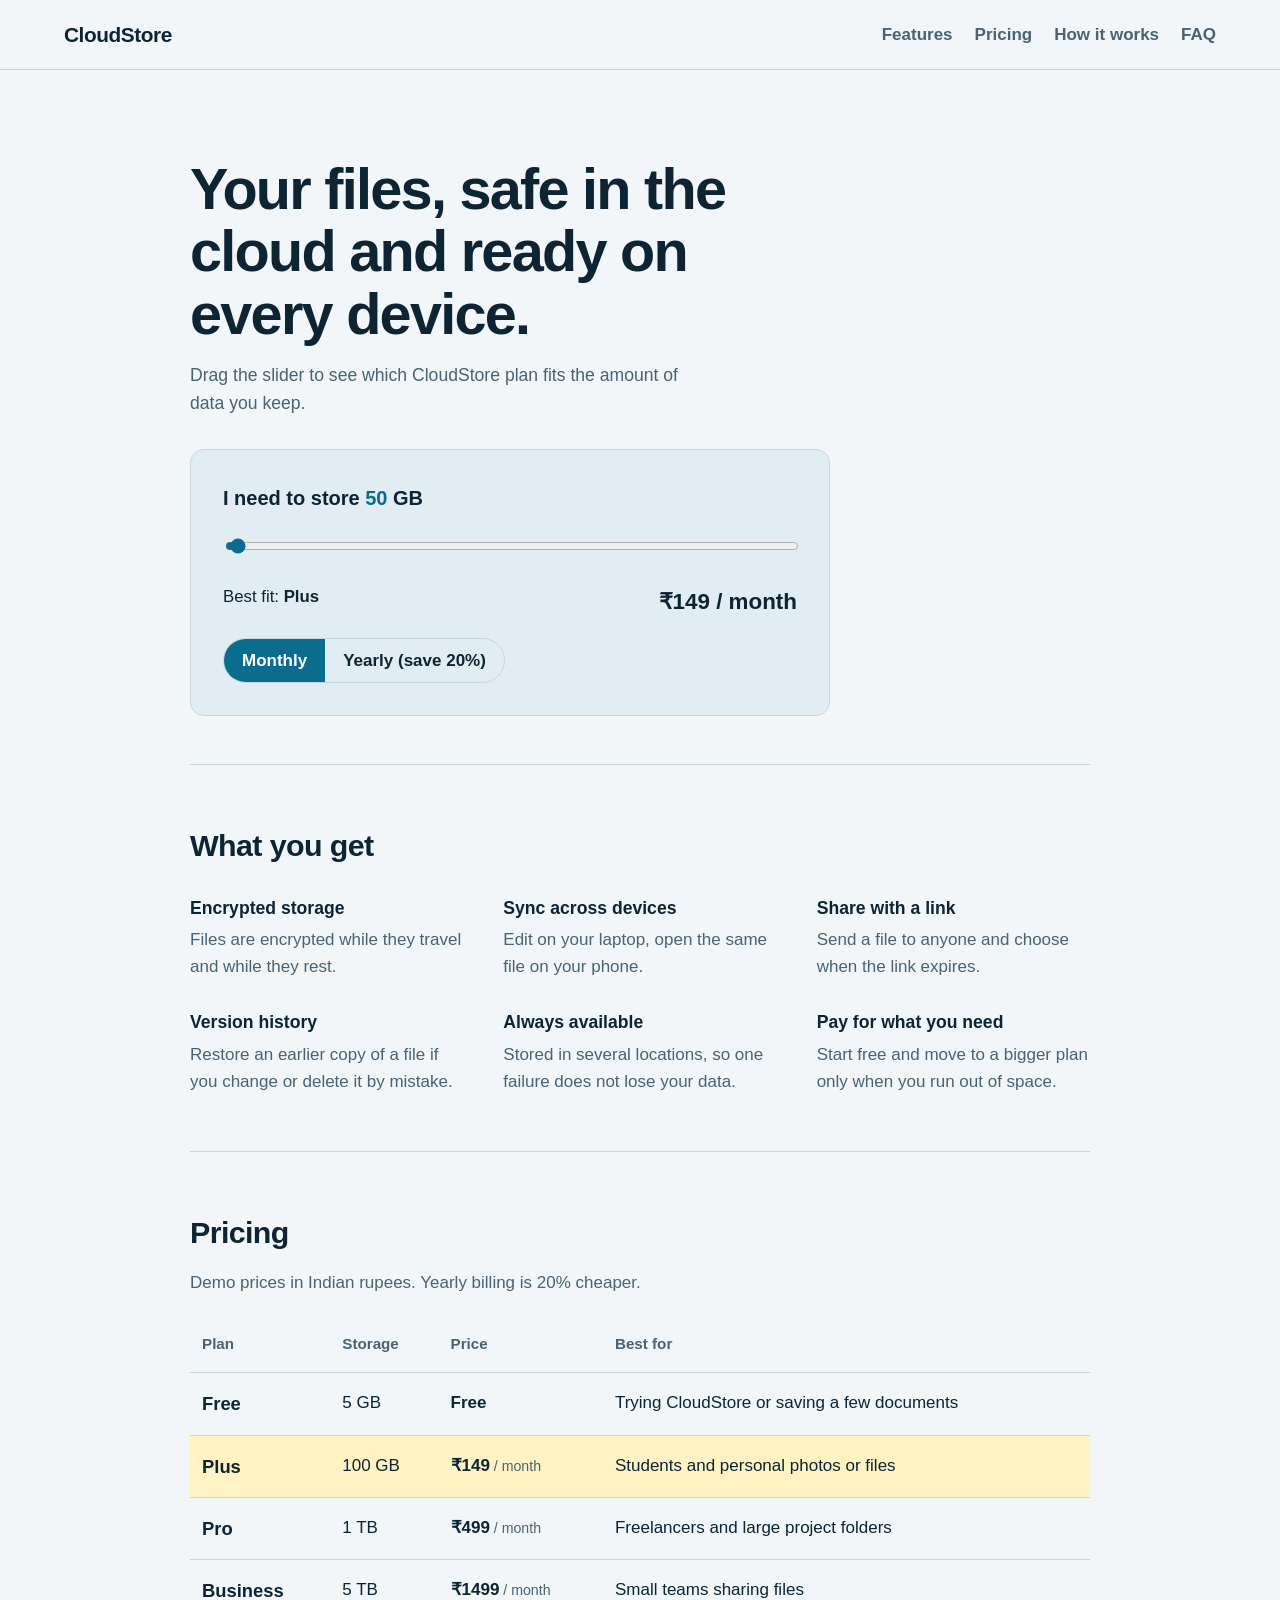
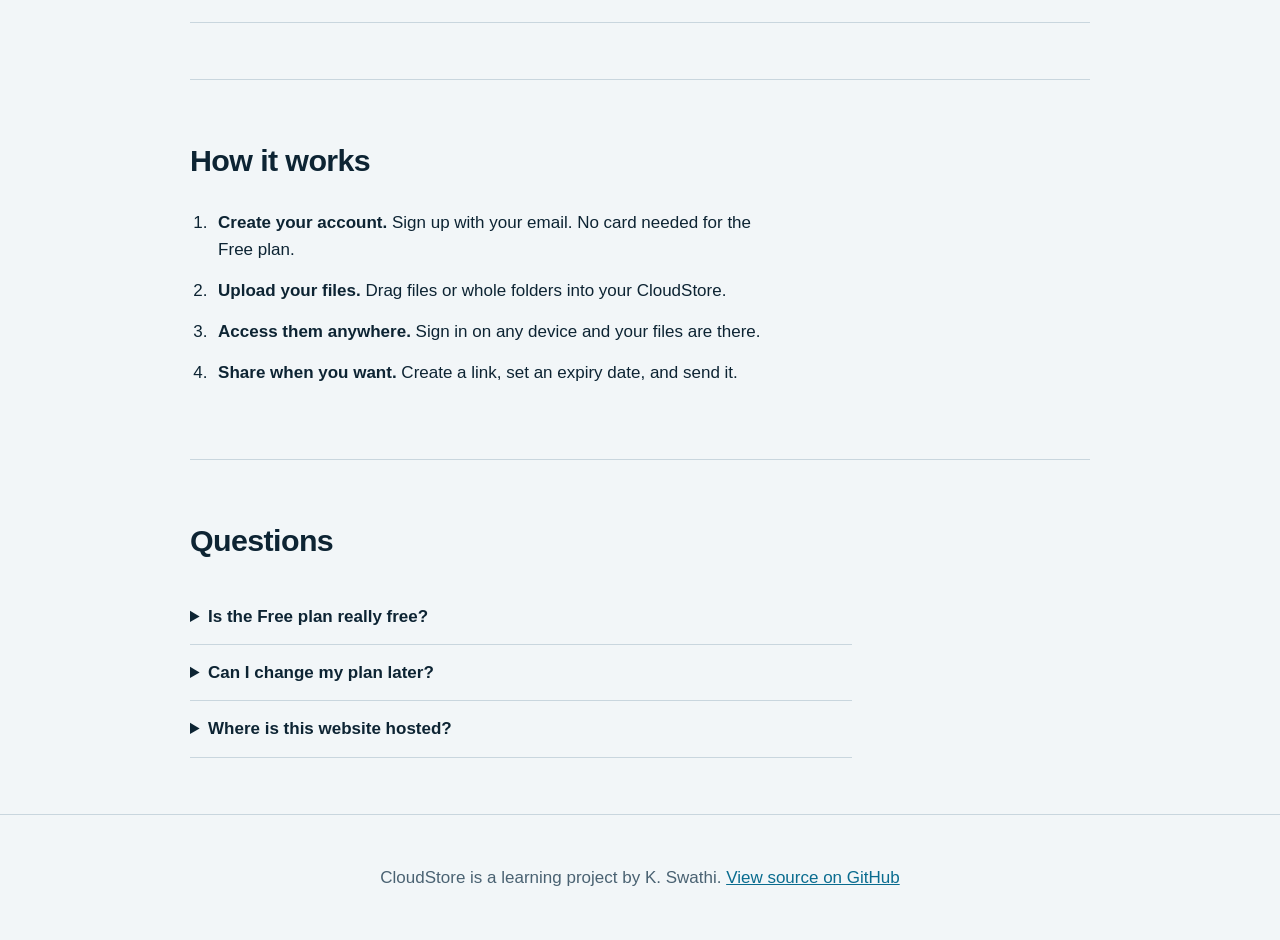
<file: index.html>
<!DOCTYPE html>
<html lang="en">
<head>
  <meta charset="UTF-8">
  <meta name="viewport" content="width=device-width, initial-scale=1">
  <title>CloudStore – Simple Cloud Storage</title>
  <meta name="description" content="CloudStore is a cloud storage service concept: store, sync and share files securely. Responsive static website with storage-plan calculator.">
  <link rel="stylesheet" href="style.css">
</head>
<body>
  <a class="skip" href="#main">Skip to content</a>
  <header class="top">
    <a class="brand" href="#top" id="top">CloudStore</a>
    <nav aria-label="Main">
      <a href="#features">Features</a>
      <a href="#pricing">Pricing</a>
      <a href="#how">How it works</a>
      <a href="#faq">FAQ</a>
    </nav>
  </header>

  <main id="main">
    <section class="hero">
      <h1>Your files, safe in the cloud and ready on every device.</h1>
      <p class="lead">Drag the slider to see which CloudStore plan fits the amount of data you keep.</p>

      <div class="calc" role="group" aria-labelledby="calc-title">
        <label id="calc-title" for="gb">I need to store <output id="gb-out">50</output> GB</label>
        <input type="range" id="gb" min="1" max="5000" value="50" step="1">
        <div class="calc-result" aria-live="polite">
          <span>Best fit: <strong id="rec-plan">Plus</strong></span>
          <span id="rec-price" class="price-big">₹149 / month</span>
        </div>
        <div class="bill-toggle">
          <button type="button" id="monthly" aria-pressed="true">Monthly</button>
          <button type="button" id="yearly" aria-pressed="false">Yearly (save 20%)</button>
        </div>
      </div>
    </section>

    <section id="features" class="block">
      <h2>What you get</h2>
      <dl class="features">
        <div><dt>Encrypted storage</dt><dd>Files are encrypted while they travel and while they rest.</dd></div>
        <div><dt>Sync across devices</dt><dd>Edit on your laptop, open the same file on your phone.</dd></div>
        <div><dt>Share with a link</dt><dd>Send a file to anyone and choose when the link expires.</dd></div>
        <div><dt>Version history</dt><dd>Restore an earlier copy of a file if you change or delete it by mistake.</dd></div>
        <div><dt>Always available</dt><dd>Stored in several locations, so one failure does not lose your data.</dd></div>
        <div><dt>Pay for what you need</dt><dd>Start free and move to a bigger plan only when you run out of space.</dd></div>
      </dl>
    </section>

    <section id="pricing" class="block">
      <h2>Pricing</h2>
      <p class="note">Demo prices in Indian rupees. Yearly billing is 20% cheaper.</p>
      <table class="plans">
        <caption class="sr">CloudStore plans</caption>
        <thead>
          <tr><th scope="col">Plan</th><th scope="col">Storage</th><th scope="col">Price</th><th scope="col">Best for</th></tr>
        </thead>
        <tbody id="plan-rows"></tbody>
      </table>
    </section>

    <section id="how" class="block">
      <h2>How it works</h2>
      <ol class="steps">
        <li><strong>Create your account.</strong> Sign up with your email. No card needed for the Free plan.</li>
        <li><strong>Upload your files.</strong> Drag files or whole folders into your CloudStore.</li>
        <li><strong>Access them anywhere.</strong> Sign in on any device and your files are there.</li>
        <li><strong>Share when you want.</strong> Create a link, set an expiry date, and send it.</li>
      </ol>
    </section>

    <section id="faq" class="block">
      <h2>Questions</h2>
      <details><summary>Is the Free plan really free?</summary><p>Yes. You get 5 GB with no payment details and no time limit.</p></details>
      <details><summary>Can I change my plan later?</summary><p>Yes. Move up or down at any time. Your files stay where they are.</p></details>
      <details><summary>Where is this website hosted?</summary><p>It is a static website. Its files are stored on GitHub Pages and served over the web.</p></details>
    </section>
  </main>

  <footer>
    <p>CloudStore is a learning project by K. Swathi. <a href="https://github.com/swathikumaravel48-tech/cloudstore">View source on GitHub</a></p>
  </footer>
  <script src="script.js"></script>
</body>
</html>
</file>
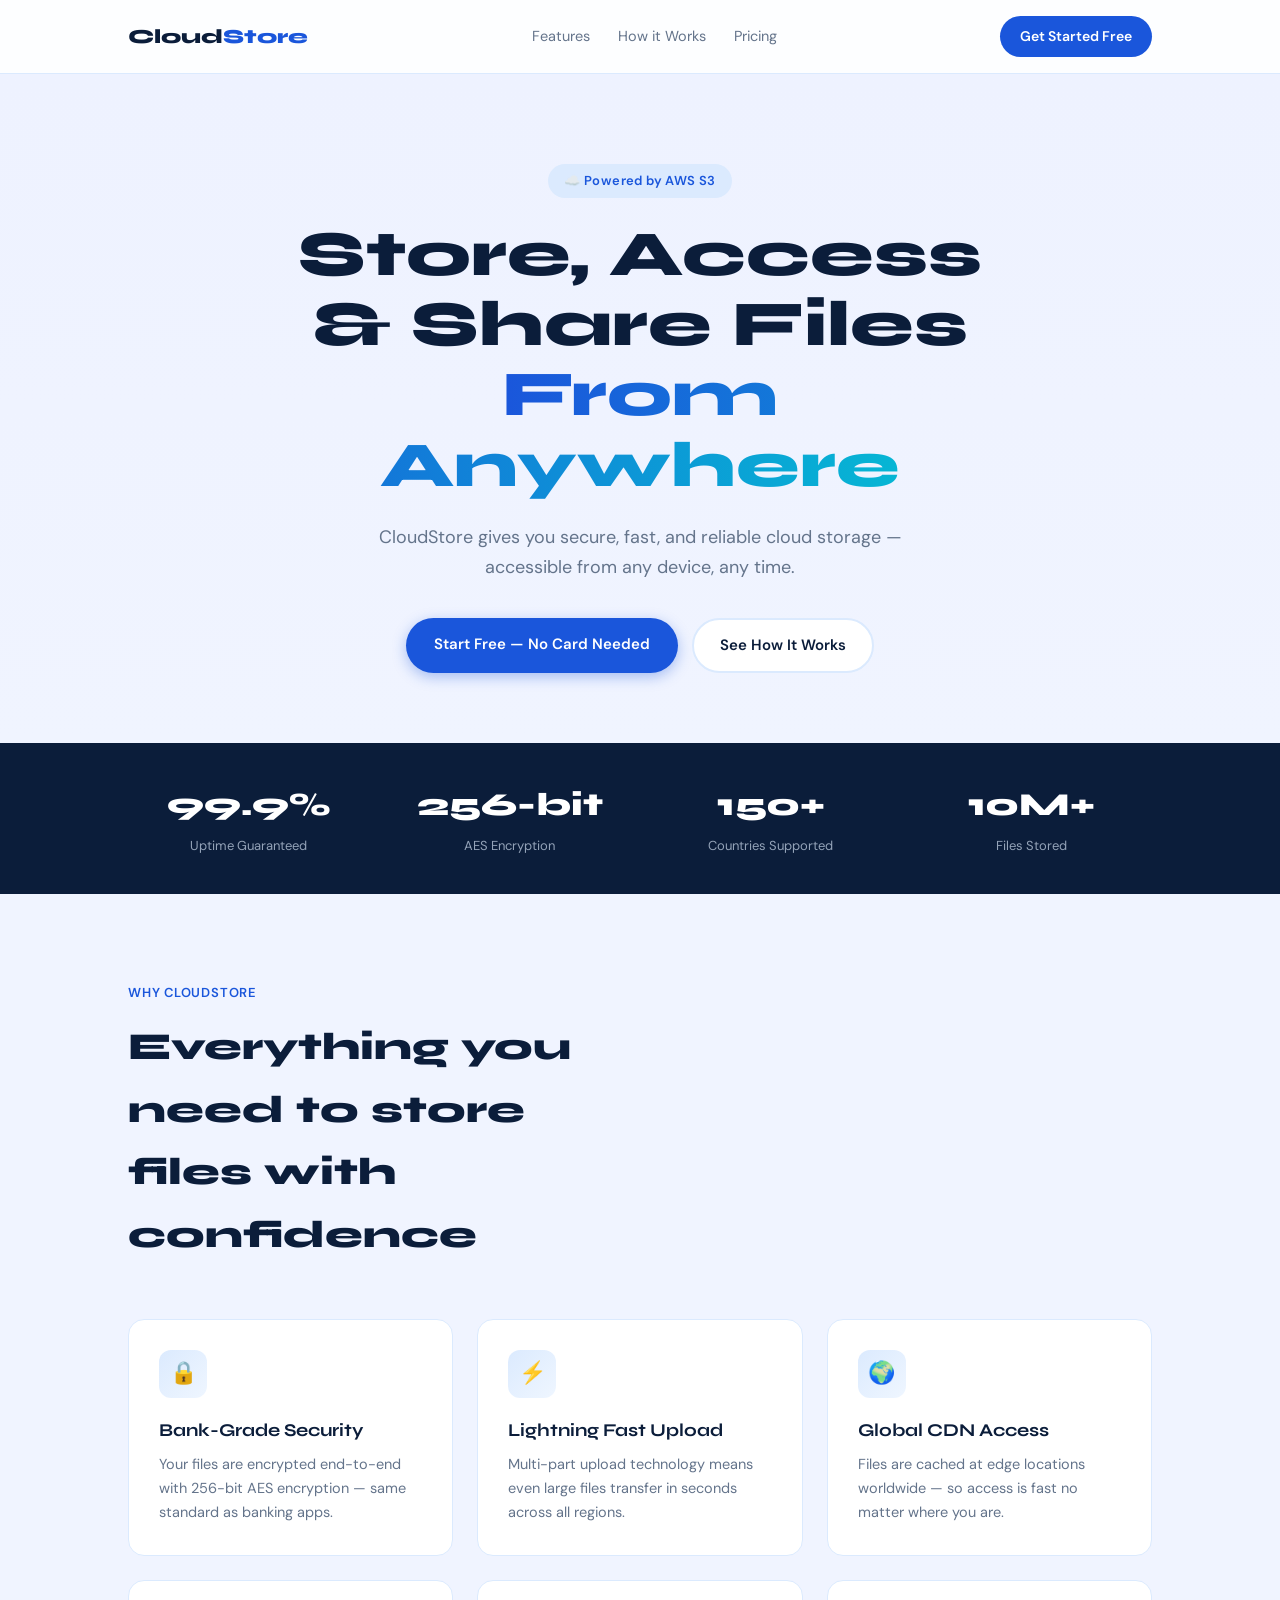
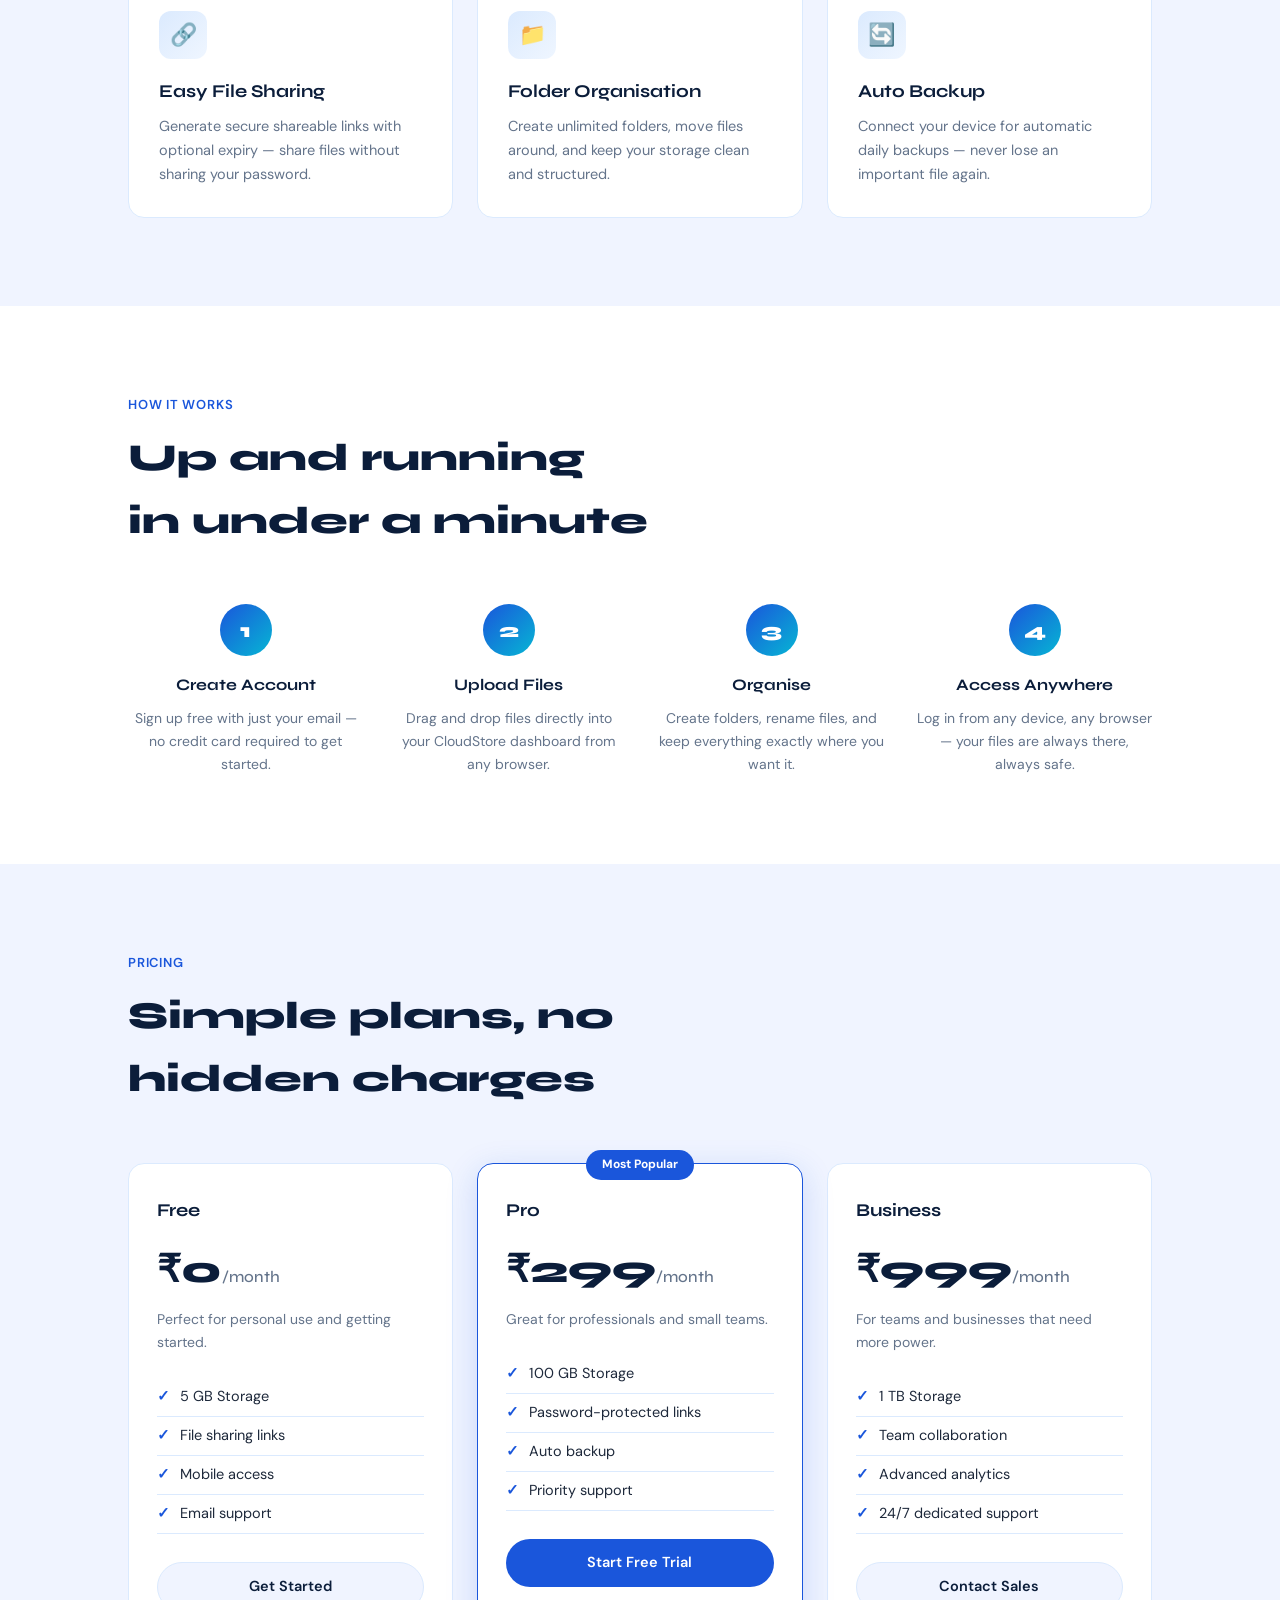
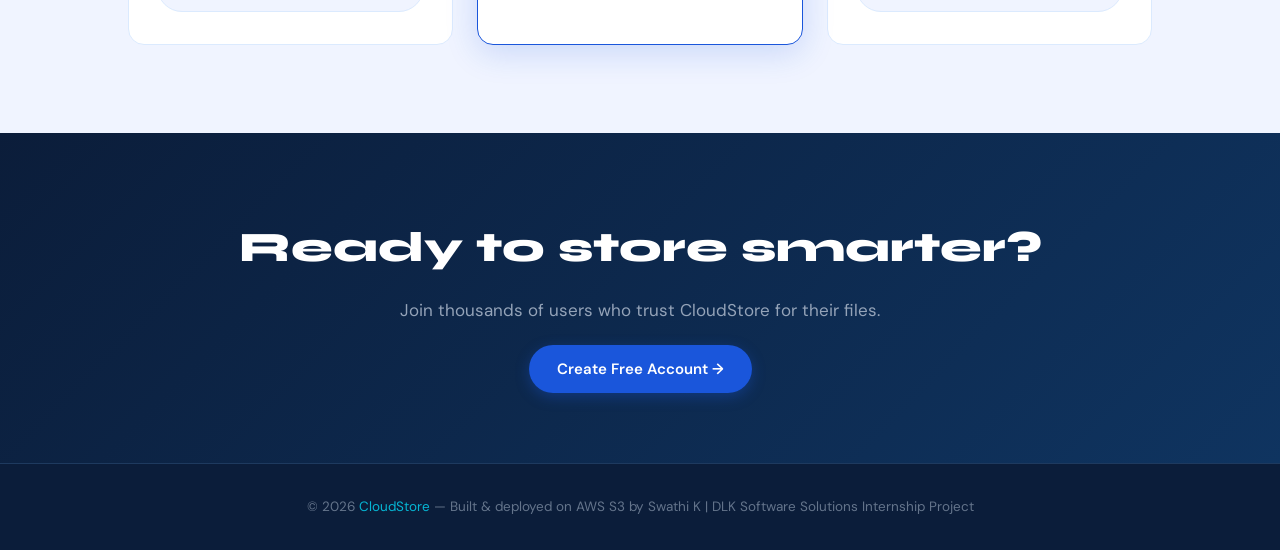
<file: Index.html>
<!DOCTYPE html>
<html lang="en">
<head>
<meta charset="UTF-8">
<meta name="viewport" content="width=device-width, initial-scale=1.0">
<title>CloudStore — Secure Cloud Storage</title>
<link rel="preconnect" href="https://fonts.googleapis.com">
<link href="https://fonts.googleapis.com/css2?family=Syne:wght@400;600;700;800&family=DM+Sans:wght@400;500;600&display=swap" rel="stylesheet">
<style>
  :root{
    --bg: #F0F4FF;
    --navy: #0B1D3A;
    --blue: #1A56DB;
    --sky: #3B82F6;
    --accent: #06B6D4;
    --white: #FFFFFF;
    --text: #1E293B;
    --muted: #64748B;
    --card: #FFFFFF;
    --border: #DBEAFE;
    --radius: 16px;
  }
  *{ box-sizing:border-box; margin:0; padding:0; }
  html{ scroll-behavior:smooth; }
  body{
    background: var(--bg);
    color: var(--text);
    font-family: 'DM Sans', sans-serif;
    line-height: 1.65;
  }
  h1,h2,h3,h4{ font-family:'Syne',sans-serif; }
  a{ text-decoration:none; color:inherit; }
  ::selection{ background:var(--accent); color:var(--white); }

  .wrap{ max-width:1080px; margin:0 auto; padding:0 28px; }

  /* ---- NAV ---- */
  nav{
    background:rgba(255,255,255,0.85);
    backdrop-filter:blur(12px);
    border-bottom:1px solid var(--border);
    position:sticky; top:0; z-index:50;
  }
  nav .inner{
    display:flex; align-items:center;
    justify-content:space-between;
    padding:16px 28px; max-width:1080px; margin:0 auto;
  }
  .logo{ font-family:'Syne',sans-serif; font-weight:800; font-size:20px; color:var(--navy); }
  .logo span{ color:var(--blue); }
  .nav-links{ display:flex; gap:28px; font-size:14.5px; color:var(--muted); }
  .nav-links a:hover{ color:var(--blue); }
  .nav-btn{
    background:var(--blue); color:#fff;
    padding:9px 20px; border-radius:99px;
    font-size:14px; font-weight:600;
  }
  .nav-btn:hover{ background:#1244b8; }
  @media(max-width:640px){ .nav-links{display:none;} }

  /* ---- HERO ---- */
  .hero{
    padding:90px 0 70px;
    text-align:center;
    background: linear-gradient(180deg, #EEF2FF 0%, #F0F4FF 100%);
  }
  .hero-tag{
    display:inline-block;
    background:#DBEAFE; color:var(--blue);
    font-size:13px; font-weight:600;
    padding:6px 16px; border-radius:99px;
    margin-bottom:22px; letter-spacing:.03em;
  }
  .hero h1{
    font-size:clamp(34px,6vw,64px);
    font-weight:800;
    color:var(--navy);
    line-height:1.1;
    max-width:780px;
    margin:0 auto 22px;
  }
  .hero h1 span{
    background: linear-gradient(90deg, var(--blue), var(--accent));
    -webkit-background-clip:text; -webkit-text-fill-color:transparent;
  }
  .hero p{
    color:var(--muted); font-size:18px;
    max-width:540px; margin:0 auto 36px;
  }
  .hero-btns{ display:flex; gap:14px; justify-content:center; flex-wrap:wrap; }
  .btn-primary{
    background:var(--blue); color:#fff;
    padding:14px 28px; border-radius:99px;
    font-size:15px; font-weight:600;
    box-shadow:0 4px 14px rgba(26,86,219,.35);
  }
  .btn-primary:hover{ background:#1244b8; }
  .btn-outline{
    border:2px solid var(--border);
    background:#fff; color:var(--navy);
    padding:13px 26px; border-radius:99px;
    font-size:15px; font-weight:600;
  }
  .btn-outline:hover{ border-color:var(--blue); color:var(--blue); }

  /* ---- STATS BAR ---- */
  .stats{
    background:var(--navy);
    padding:36px 0;
  }
  .stats-grid{
    display:grid; grid-template-columns:repeat(4,1fr);
    gap:20px; text-align:center;
  }
  .stat-num{
    font-family:'Syne',sans-serif;
    font-size:32px; font-weight:800;
    color:#fff; display:block;
  }
  .stat-lbl{ font-size:13px; color:#94A3B8; }
  @media(max-width:640px){
    .stats-grid{ grid-template-columns:repeat(2,1fr); }
  }

  /* ---- FEATURES ---- */
  .features{ padding:88px 0; }
  .section-label{
    font-size:13px; font-weight:600; letter-spacing:.06em;
    color:var(--blue); text-transform:uppercase;
    display:block; margin-bottom:12px;
  }
  .section-title{
    font-size:clamp(24px,4vw,38px);
    font-weight:800; color:var(--navy);
    max-width:520px; margin-bottom:52px;
  }
  .feat-grid{
    display:grid;
    grid-template-columns:repeat(3,1fr);
    gap:24px;
  }
  @media(max-width:760px){ .feat-grid{ grid-template-columns:1fr; } }
  .feat-card{
    background:var(--card);
    border:1px solid var(--border);
    border-radius:var(--radius);
    padding:30px;
    transition:transform .2s, box-shadow .2s;
  }
  .feat-card:hover{
    transform:translateY(-4px);
    box-shadow:0 12px 32px rgba(26,86,219,.1);
  }
  .feat-icon{
    width:48px; height:48px; border-radius:12px;
    background:linear-gradient(135deg,#DBEAFE,#EFF6FF);
    display:flex; align-items:center; justify-content:center;
    font-size:22px; margin-bottom:18px;
  }
  .feat-card h3{ font-size:18px; margin-bottom:8px; color:var(--navy); }
  .feat-card p{ font-size:14.5px; color:var(--muted); }

  /* ---- HOW IT WORKS ---- */
  .how{ background:#fff; padding:88px 0; }
  .steps{ display:grid; grid-template-columns:repeat(4,1fr); gap:28px; }
  @media(max-width:760px){ .steps{ grid-template-columns:repeat(2,1fr); } }
  @media(max-width:480px){ .steps{ grid-template-columns:1fr; } }
  .step{ text-align:center; }
  .step-num{
    width:52px; height:52px; border-radius:50%;
    background:linear-gradient(135deg,var(--blue),var(--accent));
    color:#fff; font-family:'Syne',sans-serif;
    font-size:20px; font-weight:800;
    display:flex; align-items:center; justify-content:center;
    margin:0 auto 16px;
  }
  .step h4{ font-size:16px; margin-bottom:8px; color:var(--navy); }
  .step p{ font-size:14px; color:var(--muted); }

  /* ---- PRICING ---- */
  .pricing{ padding:88px 0; }
  .plans{ display:grid; grid-template-columns:repeat(3,1fr); gap:24px; }
  @media(max-width:760px){ .plans{ grid-template-columns:1fr; } }
  .plan{
    background:#fff; border:1.5px solid var(--border);
    border-radius:var(--radius); padding:32px 28px;
  }
  .plan.popular{
    border-color:var(--blue);
    box-shadow:0 8px 32px rgba(26,86,219,.18);
    position:relative;
  }
  .popular-tag{
    position:absolute; top:-14px; left:50%; transform:translateX(-50%);
    background:var(--blue); color:#fff;
    font-size:12px; font-weight:700;
    padding:5px 16px; border-radius:99px;
    white-space:nowrap;
  }
  .plan-name{ font-family:'Syne',sans-serif; font-size:18px; font-weight:700; color:var(--navy); margin-bottom:8px; }
  .plan-price{
    font-family:'Syne',sans-serif;
    font-size:38px; font-weight:800;
    color:var(--navy); margin:14px 0 6px;
  }
  .plan-price span{ font-size:16px; font-weight:500; color:var(--muted); }
  .plan p{ font-size:14px; color:var(--muted); margin-bottom:24px; }
  .plan ul{ list-style:none; margin-bottom:28px; }
  .plan ul li{
    font-size:14.5px; color:var(--text);
    padding:7px 0; border-bottom:1px solid var(--border);
    display:flex; align-items:center; gap:10px;
  }
  .plan ul li::before{ content:"✓"; color:var(--blue); font-weight:700; }
  .plan-btn{
    display:block; text-align:center;
    padding:12px; border-radius:99px;
    font-weight:600; font-size:14.5px;
    background:var(--bg); color:var(--navy);
    border:1.5px solid var(--border);
  }
  .plan.popular .plan-btn{
    background:var(--blue); color:#fff; border:none;
  }
  .plan-btn:hover{ filter:brightness(.95); }

  /* ---- CTA ---- */
  .cta-section{
    background:linear-gradient(135deg,var(--navy) 0%,#0F3460 100%);
    padding:80px 0; text-align:center;
  }
  .cta-section h2{
    font-size:clamp(26px,4vw,42px);
    font-weight:800; color:#fff; margin-bottom:14px;
  }
  .cta-section p{ color:#94A3B8; font-size:17px; margin-bottom:32px; }

  /* ---- FOOTER ---- */
  footer{
    background:var(--navy);
    border-top:1px solid #1E3A5F;
    padding:32px 0; text-align:center;
  }
  footer p{ font-size:13.5px; color:#64748B; }
  footer span{ color:var(--accent); }
</style>
</head>
<body>

<!-- NAV -->
<nav>
  <div class="inner">
    <div class="logo">Cloud<span>Store</span></div>
    <div class="nav-links">
      <a href="#features">Features</a>
      <a href="#how">How it Works</a>
      <a href="#pricing">Pricing</a>
    </div>
    <a class="nav-btn" href="#pricing">Get Started Free</a>
  </div>
</nav>

<!-- HERO -->
<section class="hero">
  <div class="wrap">
    <div class="hero-tag">☁️ Powered by AWS S3</div>
    <h1>Store, Access &amp; Share Files <span>From Anywhere</span></h1>
    <p>CloudStore gives you secure, fast, and reliable cloud storage — accessible from any device, any time.</p>
    <div class="hero-btns">
      <a class="btn-primary" href="#pricing">Start Free — No Card Needed</a>
      <a class="btn-outline" href="#how">See How It Works</a>
    </div>
  </div>
</section>

<!-- STATS -->
<div class="stats">
  <div class="wrap">
    <div class="stats-grid">
      <div>
        <span class="stat-num">99.9%</span>
        <span class="stat-lbl">Uptime Guaranteed</span>
      </div>
      <div>
        <span class="stat-num">256-bit</span>
        <span class="stat-lbl">AES Encryption</span>
      </div>
      <div>
        <span class="stat-num">150+</span>
        <span class="stat-lbl">Countries Supported</span>
      </div>
      <div>
        <span class="stat-num">10M+</span>
        <span class="stat-lbl">Files Stored</span>
      </div>
    </div>
  </div>
</div>

<!-- FEATURES -->
<section class="features" id="features">
  <div class="wrap">
    <span class="section-label">Why CloudStore</span>
    <h2 class="section-title">Everything you need to store files with confidence</h2>
    <div class="feat-grid">
      <div class="feat-card">
        <div class="feat-icon">🔒</div>
        <h3>Bank-Grade Security</h3>
        <p>Your files are encrypted end-to-end with 256-bit AES encryption — same standard as banking apps.</p>
      </div>
      <div class="feat-card">
        <div class="feat-icon">⚡</div>
        <h3>Lightning Fast Upload</h3>
        <p>Multi-part upload technology means even large files transfer in seconds across all regions.</p>
      </div>
      <div class="feat-card">
        <div class="feat-icon">🌍</div>
        <h3>Global CDN Access</h3>
        <p>Files are cached at edge locations worldwide — so access is fast no matter where you are.</p>
      </div>
      <div class="feat-card">
        <div class="feat-icon">🔗</div>
        <h3>Easy File Sharing</h3>
        <p>Generate secure shareable links with optional expiry — share files without sharing your password.</p>
      </div>
      <div class="feat-card">
        <div class="feat-icon">📁</div>
        <h3>Folder Organisation</h3>
        <p>Create unlimited folders, move files around, and keep your storage clean and structured.</p>
      </div>
      <div class="feat-card">
        <div class="feat-icon">🔄</div>
        <h3>Auto Backup</h3>
        <p>Connect your device for automatic daily backups — never lose an important file again.</p>
      </div>
    </div>
  </div>
</section>

<!-- HOW IT WORKS -->
<section class="how" id="how">
  <div class="wrap">
    <span class="section-label">How It Works</span>
    <h2 class="section-title">Up and running in under a minute</h2>
    <div class="steps">
      <div class="step">
        <div class="step-num">1</div>
        <h4>Create Account</h4>
        <p>Sign up free with just your email — no credit card required to get started.</p>
      </div>
      <div class="step">
        <div class="step-num">2</div>
        <h4>Upload Files</h4>
        <p>Drag and drop files directly into your CloudStore dashboard from any browser.</p>
      </div>
      <div class="step">
        <div class="step-num">3</div>
        <h4>Organise</h4>
        <p>Create folders, rename files, and keep everything exactly where you want it.</p>
      </div>
      <div class="step">
        <div class="step-num">4</div>
        <h4>Access Anywhere</h4>
        <p>Log in from any device, any browser — your files are always there, always safe.</p>
      </div>
    </div>
  </div>
</section>

<!-- PRICING -->
<section class="pricing" id="pricing">
  <div class="wrap">
    <span class="section-label">Pricing</span>
    <h2 class="section-title">Simple plans, no hidden charges</h2>
    <div class="plans">
      <div class="plan">
        <div class="plan-name">Free</div>
        <div class="plan-price">₹0<span>/month</span></div>
        <p>Perfect for personal use and getting started.</p>
        <ul>
          <li>5 GB Storage</li>
          <li>File sharing links</li>
          <li>Mobile access</li>
          <li>Email support</li>
        </ul>
        <a class="plan-btn" href="#">Get Started</a>
      </div>
      <div class="plan popular">
        <div class="popular-tag">Most Popular</div>
        <div class="plan-name">Pro</div>
        <div class="plan-price">₹299<span>/month</span></div>
        <p>Great for professionals and small teams.</p>
        <ul>
          <li>100 GB Storage</li>
          <li>Password-protected links</li>
          <li>Auto backup</li>
          <li>Priority support</li>
        </ul>
        <a class="plan-btn" href="#">Start Free Trial</a>
      </div>
      <div class="plan">
        <div class="plan-name">Business</div>
        <div class="plan-price">₹999<span>/month</span></div>
        <p>For teams and businesses that need more power.</p>
        <ul>
          <li>1 TB Storage</li>
          <li>Team collaboration</li>
          <li>Advanced analytics</li>
          <li>24/7 dedicated support</li>
        </ul>
        <a class="plan-btn" href="#">Contact Sales</a>
      </div>
    </div>
  </div>
</section>

<!-- CTA -->
<section class="cta-section">
  <div class="wrap">
    <h2>Ready to store smarter?</h2>
    <p>Join thousands of users who trust CloudStore for their files.</p>
    <a class="btn-primary" href="#pricing">Create Free Account →</a>
  </div>
</section>

<!-- FOOTER -->
<footer>
  <div class="wrap">
    <p>© 2026 <span>CloudStore</span> — Built &amp; deployed on AWS S3 by Swathi K | DLK Software Solutions Internship Project</p>
  </div>
</footer>

</body>
</html>
</file>
<file: style.css>
:root{
  --bg:#F2F6F8; --ink:#0D2433; --muted:#4A6272; --line:#C9D6DE;
  --accent:#0A6C8F; --accent-ink:#FFFFFF; --soft:#E1EDF3; --hl:#FFF3C4;
}
@media (prefers-color-scheme: dark){
  :root{ --bg:#0B1A24; --ink:#E8F1F6; --muted:#9DB4C2; --line:#264255;
         --accent:#5CC3E4; --accent-ink:#06202C; --soft:#12293A; --hl:#3B3410; }
}
*{box-sizing:border-box}
html{scroll-behavior:smooth}
body{margin:0;background:var(--bg);color:var(--ink);
  font-family:"Avenir Next","Segoe UI",Roboto,"Helvetica Neue",Arial,sans-serif;line-height:1.6;font-size:17px}
a{color:var(--accent)}
:focus-visible{outline:3px solid var(--accent);outline-offset:3px}
.skip{position:absolute;left:-999px}
.skip:focus{left:12px;top:12px;background:var(--ink);color:var(--bg);padding:8px 12px;z-index:10}
.sr{position:absolute;width:1px;height:1px;overflow:hidden;clip:rect(0 0 0 0)}

.top{display:flex;flex-wrap:wrap;gap:12px 28px;align-items:center;justify-content:space-between;
  padding:18px clamp(18px,5vw,64px);border-bottom:1px solid var(--line)}
.brand{font-weight:800;font-size:1.3rem;letter-spacing:-.02em;color:var(--ink);text-decoration:none}
nav{display:flex;gap:22px;flex-wrap:wrap}
nav a{color:var(--muted);text-decoration:none;font-weight:600}
nav a:hover{color:var(--accent)}

main{max-width:980px;margin:0 auto;padding:0 clamp(18px,5vw,40px)}
.hero{padding:clamp(40px,8vw,88px) 0 48px}
h1{font-size:clamp(2rem,5.5vw,3.6rem);line-height:1.08;letter-spacing:-.03em;margin:0 0 16px;max-width:18ch}
.lead{color:var(--muted);font-size:1.1rem;margin:0 0 32px;max-width:52ch}

.calc{background:var(--soft);border:1px solid var(--line);border-radius:14px;padding:clamp(18px,4vw,32px);max-width:640px}
.calc label{display:block;font-size:1.25rem;font-weight:700;margin-bottom:14px}
.calc output{color:var(--accent)}
input[type=range]{width:100%;accent-color:var(--accent);height:32px}
.calc-result{display:flex;flex-wrap:wrap;justify-content:space-between;gap:8px;margin:14px 0 18px;font-size:1.05rem}
.price-big{font-weight:800;font-size:1.4rem}
.bill-toggle{display:inline-flex;border:1px solid var(--line);border-radius:999px;overflow:hidden}
.bill-toggle button{font:inherit;font-weight:600;padding:8px 18px;border:0;background:transparent;color:var(--ink);cursor:pointer}
.bill-toggle button[aria-pressed=true]{background:var(--accent);color:var(--accent-ink)}

.block{padding:56px 0;border-top:1px solid var(--line)}
h2{font-size:1.9rem;letter-spacing:-.02em;margin:0 0 24px}
.note{color:var(--muted);margin:-12px 0 20px}

.features{display:grid;grid-template-columns:repeat(auto-fit,minmax(260px,1fr));gap:28px 40px;margin:0}
.features dt{font-weight:700;font-size:1.1rem}
.features dd{margin:4px 0 0;color:var(--muted)}

.plans{width:100%;border-collapse:collapse}
.plans th,.plans td{text-align:left;padding:16px 12px;border-bottom:1px solid var(--line);vertical-align:top}
.plans thead th{color:var(--muted);font-size:.95rem;font-weight:600}
.plans tbody th{font-size:1.15rem}
.plans tr.rec{background:var(--hl)}
.price{font-weight:800;white-space:nowrap}
.price small{font-weight:500;color:var(--muted)}
.btn{display:inline-block;background:var(--accent);color:var(--accent-ink);padding:10px 20px;border-radius:8px;font-weight:700;text-decoration:none}

.steps{padding-left:1.3em;max-width:62ch}
.steps li{margin-bottom:14px;padding-left:6px}
details{border-bottom:1px solid var(--line);padding:14px 0;max-width:70ch}
summary{cursor:pointer;font-weight:700}
details p{margin:10px 0 0;color:var(--muted)}

footer{padding:32px clamp(18px,5vw,64px);border-top:1px solid var(--line);color:var(--muted);text-align:center}
.notfound{padding:20vh 0;text-align:center}
.notfound h1{margin:0 auto 12px}
.notfound p{color:var(--muted);margin-bottom:24px}

@media (max-width:640px){
  .plans thead{display:none}
  .plans,.plans tbody,.plans tr,.plans th,.plans td{display:block;width:100%}
  .plans tr{padding:12px 0;border-bottom:1px solid var(--line)}
  .plans th,.plans td{border:0;padding:3px 12px}
}
</file>
